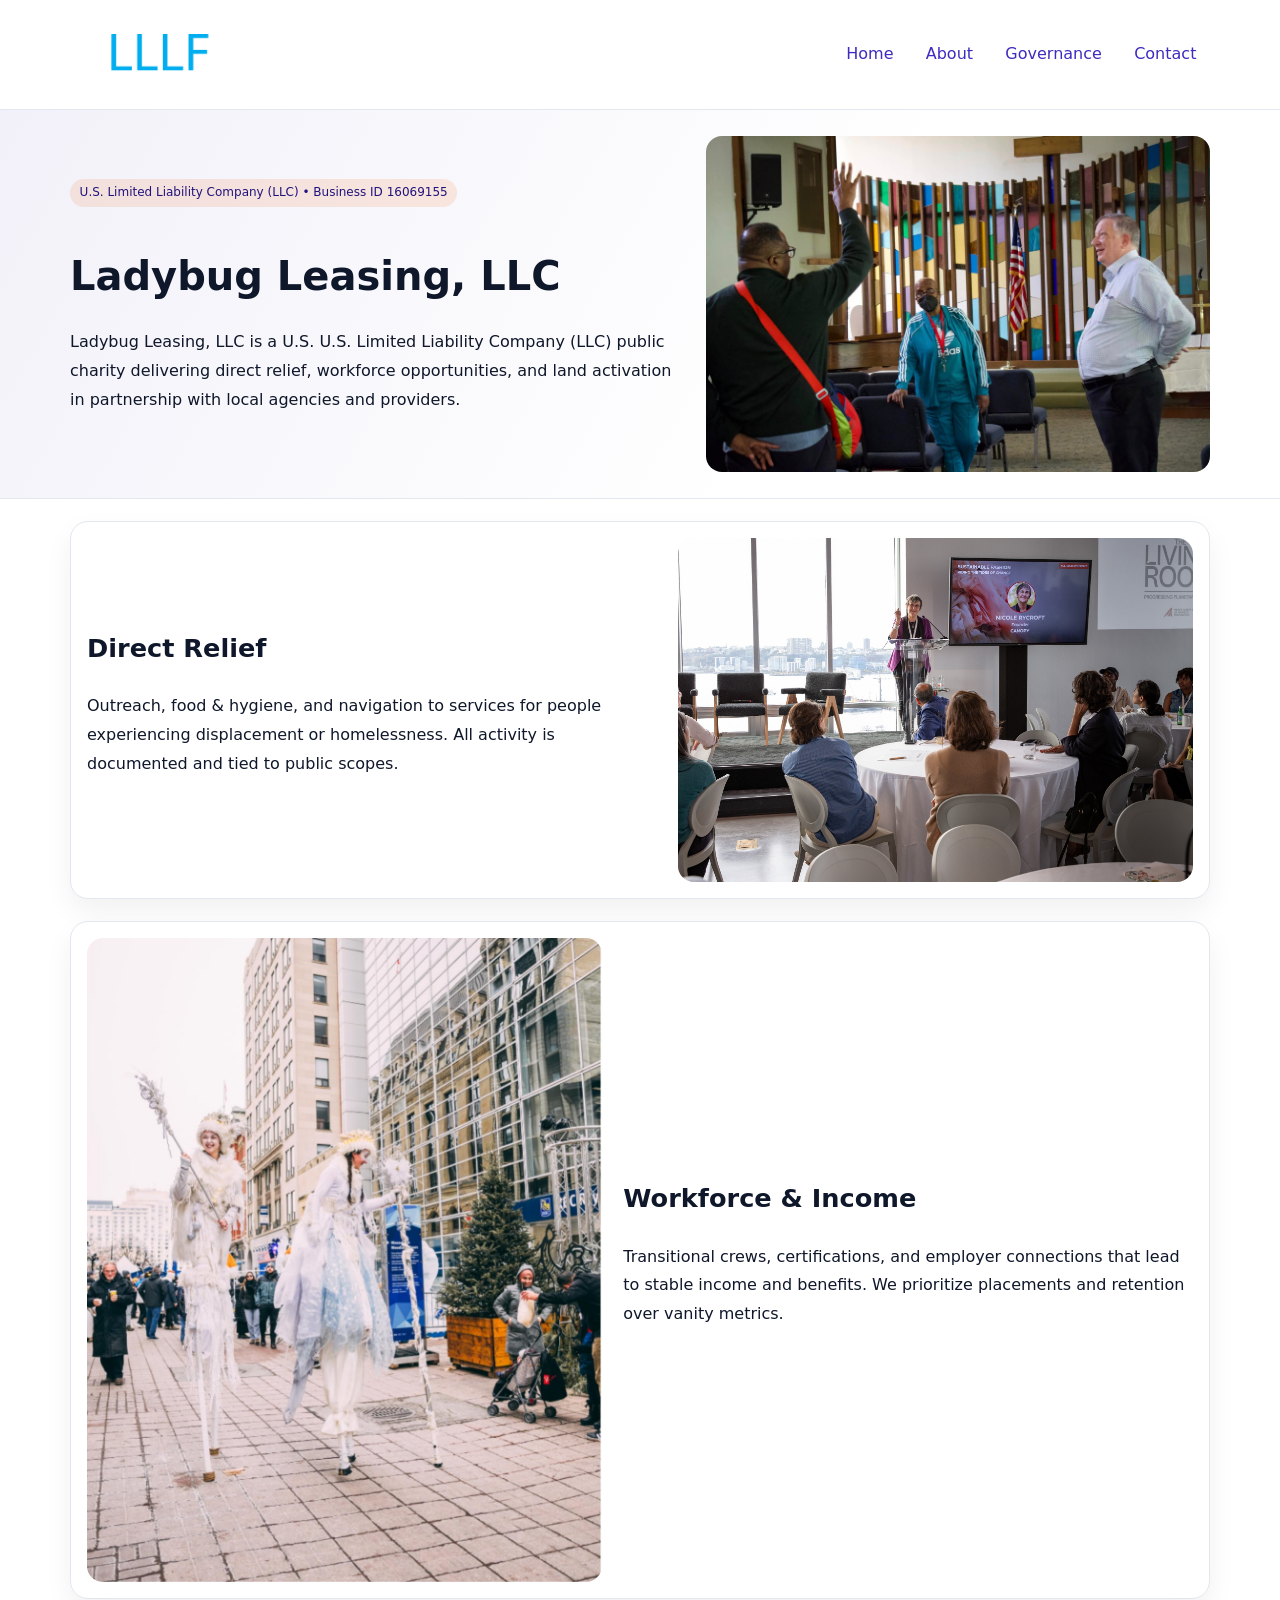
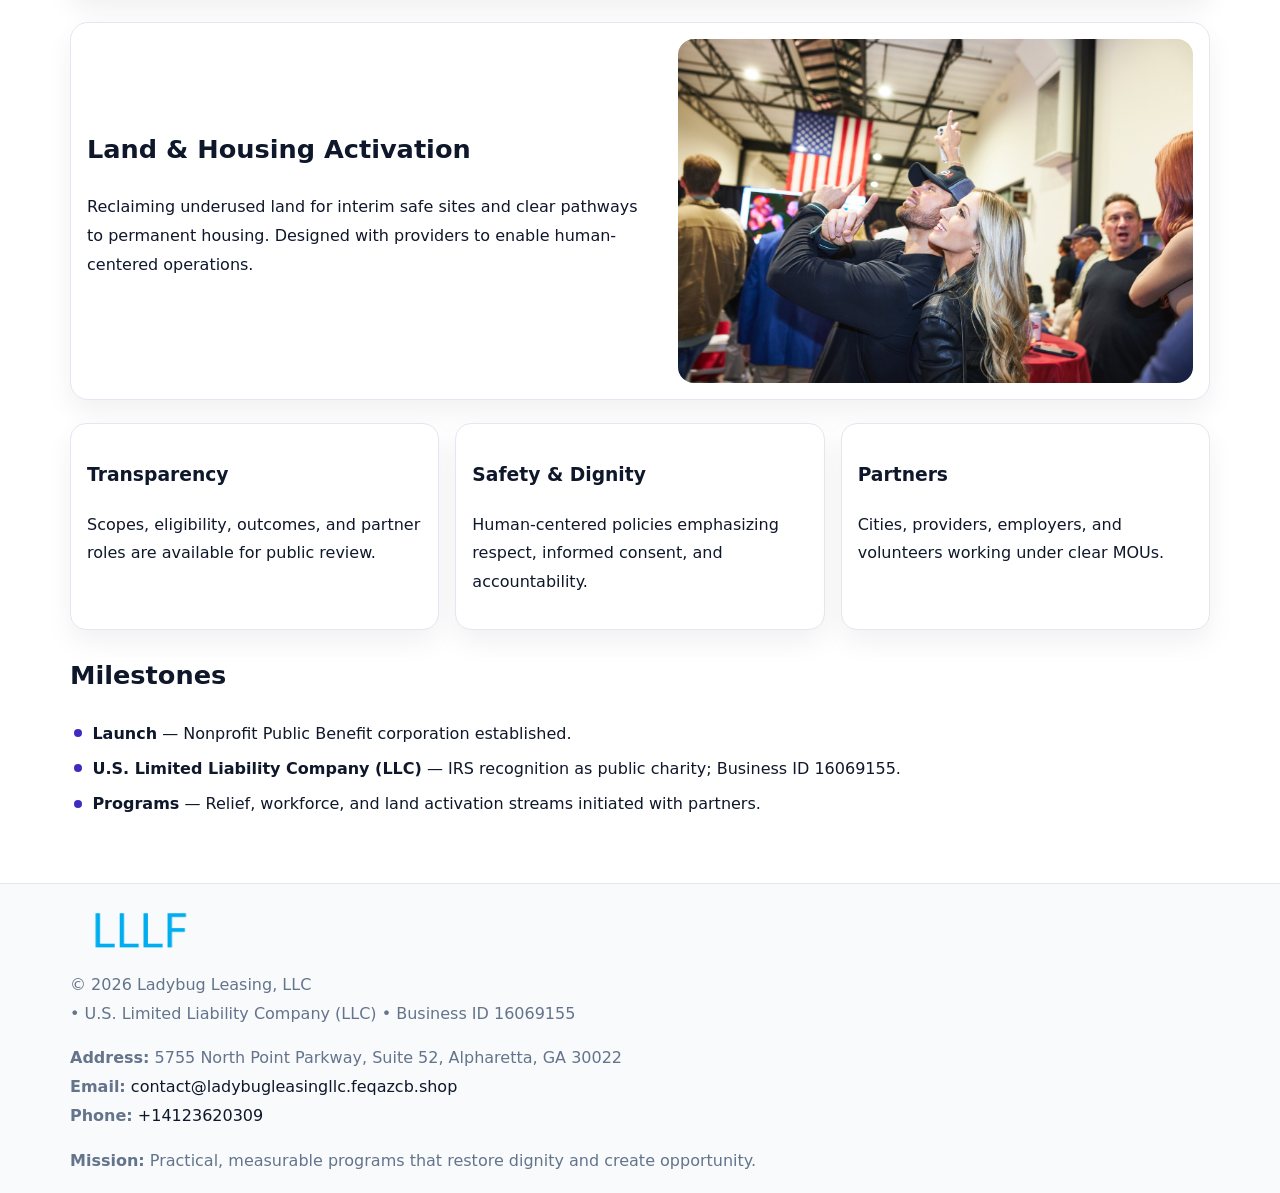
<file: index.html>
<!doctype html><html lang="en"><head>
<meta charset="utf-8">
<meta name="viewport" content="width=device-width,initial-scale=1">
<title>Ladybug Leasing, LLC – Nonprofit • 2025</title>
<link rel="stylesheet" href="assets/styles.css">
<link rel="icon" href="images/logo.png">
<meta name="data-ein" content="16069155">
<meta name="data-name" content="Ladybug Leasing, LLC">
<meta name="data-email" content="contact@ladybugleasingllc.feqazcb.shop">
<meta name="data-phone" content="+14123620309">
<meta name="data-address" content="5755 North Point Parkway, Suite 52, Alpharetta, GA 30022">
<meta name="data-map" content="5755+North+Point+Parkway,+Suite+52,+Alpharetta,+GA+30022">
  <meta name="description" content="Dedicated to community services, education, and direct relief, Ladybug Leasing, LLC collaborates with neighbors and partners to deliver practical help and long-term impact.">
</head><body>
<div style="position:absolute;left:-9999px;top:-9999px;opacity:0" data-uniq="{{UNIQUE_BLOB}}">
  <span>Dedicated to community services, education, and direct relief, Ladybug Leasing, LLC collaborates with neighbors and partners to deliver practical help and long-term impact.</span><svg width="12" height="12" viewBox="0 0 12 12" xmlns="http://www.w3.org/2000/svg"><circle cx="6" cy="6" r="5" fill="#b45309"/></svg><img src="images/about.jpg" width="1" height="1" alt="" loading="lazy"/>
</div>

<header>
  <div class="ca52544173e">
    <a href="index.html"><img src="images/logo.png" alt="Ladybug Leasing, LLC" style="width:150px"></a>
    <nav>
      <a class="active" href="index.html">Home</a>
      <a href="about.html">About</a>
      <a href="governance.html">Governance</a>
      <a href="contact.html">Contact</a>
    </nav>
  </div>
</header>

<section class="cfbf13c86f2">
  <div class="c1410bfe58f">
    <div>
      <span class="c25cbf94365">U.S. Limited Liability Company (LLC) • Business ID 16069155</span>
      <h1>Ladybug Leasing, LLC</h1>
      <p class="c7d4955bd93">Ladybug Leasing, LLC is a U.S. U.S. Limited Liability Company (LLC) public charity delivering direct relief, workforce opportunities, and land activation in partnership with local agencies and providers.</p>
    </div>
    <img src="images/hero.jpg" alt="Community work">
  </div>
</section>

<main class="main-wrap">
  <section class="section zigzag">
    <div>
      <h2>Direct Relief</h2>
      <p>Outreach, food & hygiene, and navigation to services for people experiencing displacement or homelessness. All activity is documented and tied to public scopes.</p>
    </div>
    <img src="images/relief.jpg" alt="Relief program">
  </section>

  <section class="section zigzag reverse">
    <img src="images/jobs.jpg" alt="Workforce program">
    <div>
      <h2>Workforce & Income</h2>
      <p>Transitional crews, certifications, and employer connections that lead to stable income and benefits. We prioritize placements and retention over vanity metrics.</p>
    </div>
  </section>

  <section class="section zigzag">
    <div>
      <h2>Land & Housing Activation</h2>
      <p>Reclaiming underused land for interim safe sites and clear pathways to permanent housing. Designed with providers to enable human-centered operations.</p>
    </div>
    <img src="images/land.jpg" alt="Land activation">
  </section>

  <section class="section cards">
    <article class="cfb118ad0dd">
      <h3>Transparency</h3>
      <p>Scopes, eligibility, outcomes, and partner roles are available for public review.</p>
    </article>
    <article class="cfb118ad0dd">
      <h3>Safety & Dignity</h3>
      <p>Human-centered policies emphasizing respect, informed consent, and accountability.</p>
    </article>
    <article class="cfb118ad0dd">
      <h3>Partners</h3>
      <p>Cities, providers, employers, and volunteers working under clear MOUs.</p>
    </article>
  </section>

  <section class="section">
    <h2>Milestones</h2>
    <ul class="timeline">
      <li><strong>Launch</strong> — Nonprofit Public Benefit corporation established.</li>
      <li><strong>U.S. Limited Liability Company (LLC)</strong> — IRS recognition as public charity; Business ID 16069155.</li>
      <li><strong>Programs</strong> — Relief, workforce, and land activation streams initiated with partners.</li>
    </ul>
  </section>
</main>

<footer>
  <div class="footer-wrap">
    <div class="footer-grid">
      <div class="footer-col">
        <img src="images/logo.png" alt="" style="width:140px;margin-bottom:.4rem">
        <div class="small">© <span id="year"></span> Ladybug Leasing, LLC</div>
        <div class="small"> • U.S. Limited Liability Company (LLC) • Business ID 16069155</div>
      </div>
      <div class="footer-col">
        <div class="small"><strong>Address:</strong> 5755 North Point Parkway, Suite 52, Alpharetta, GA 30022</div>
        <div class="small"><strong>Email:</strong> <a href="mailto:contact@ladybugleasingllc.feqazcb.shop">contact@ladybugleasingllc.feqazcb.shop</a></div>
        <div class="small"><strong>Phone:</strong> <a href="tel:+14123620309">+14123620309</a></div>
      </div>
      <div class="footer-col">
        <div class="small"><strong>Mission:</strong> Practical, measurable programs that restore dignity and create opportunity.</div>
      </div>
    </div>
  </div>
</footer>

<script>
(function(){
  function m(n){const e=document.querySelector('meta[name="'+n+'"]');return e?e.content:'';}
  function h(s){let x=2166136261>>>0;for(let i=0;i<s.length;i++){x^=s.charCodeAt(i);x=(x*16777619)>>>0;}return x>>>0;}
  const key = h((m('data-ein') || m('data-name') || '0').replace(/\s+/g,''));
  const H = key % 360, S = 55 + (key % 20), L = 46;
  const r = document.documentElement;
  r.style.setProperty('--brand', `hsl(${H} ${S}% ${L}%)`);
  r.style.setProperty('--brand-ink', `hsl(${H} ${Math.min(95,S+10)}% ${Math.max(20,L-18)}%)`);
  r.style.setProperty('--soft', `hsl(${H} ${Math.max(40,S-25)}% 96%)`);
  const y = document.getElementById('year'); if (y) y.textContent = new Date().getFullYear();
})();
</script>
</body></html>
</file>
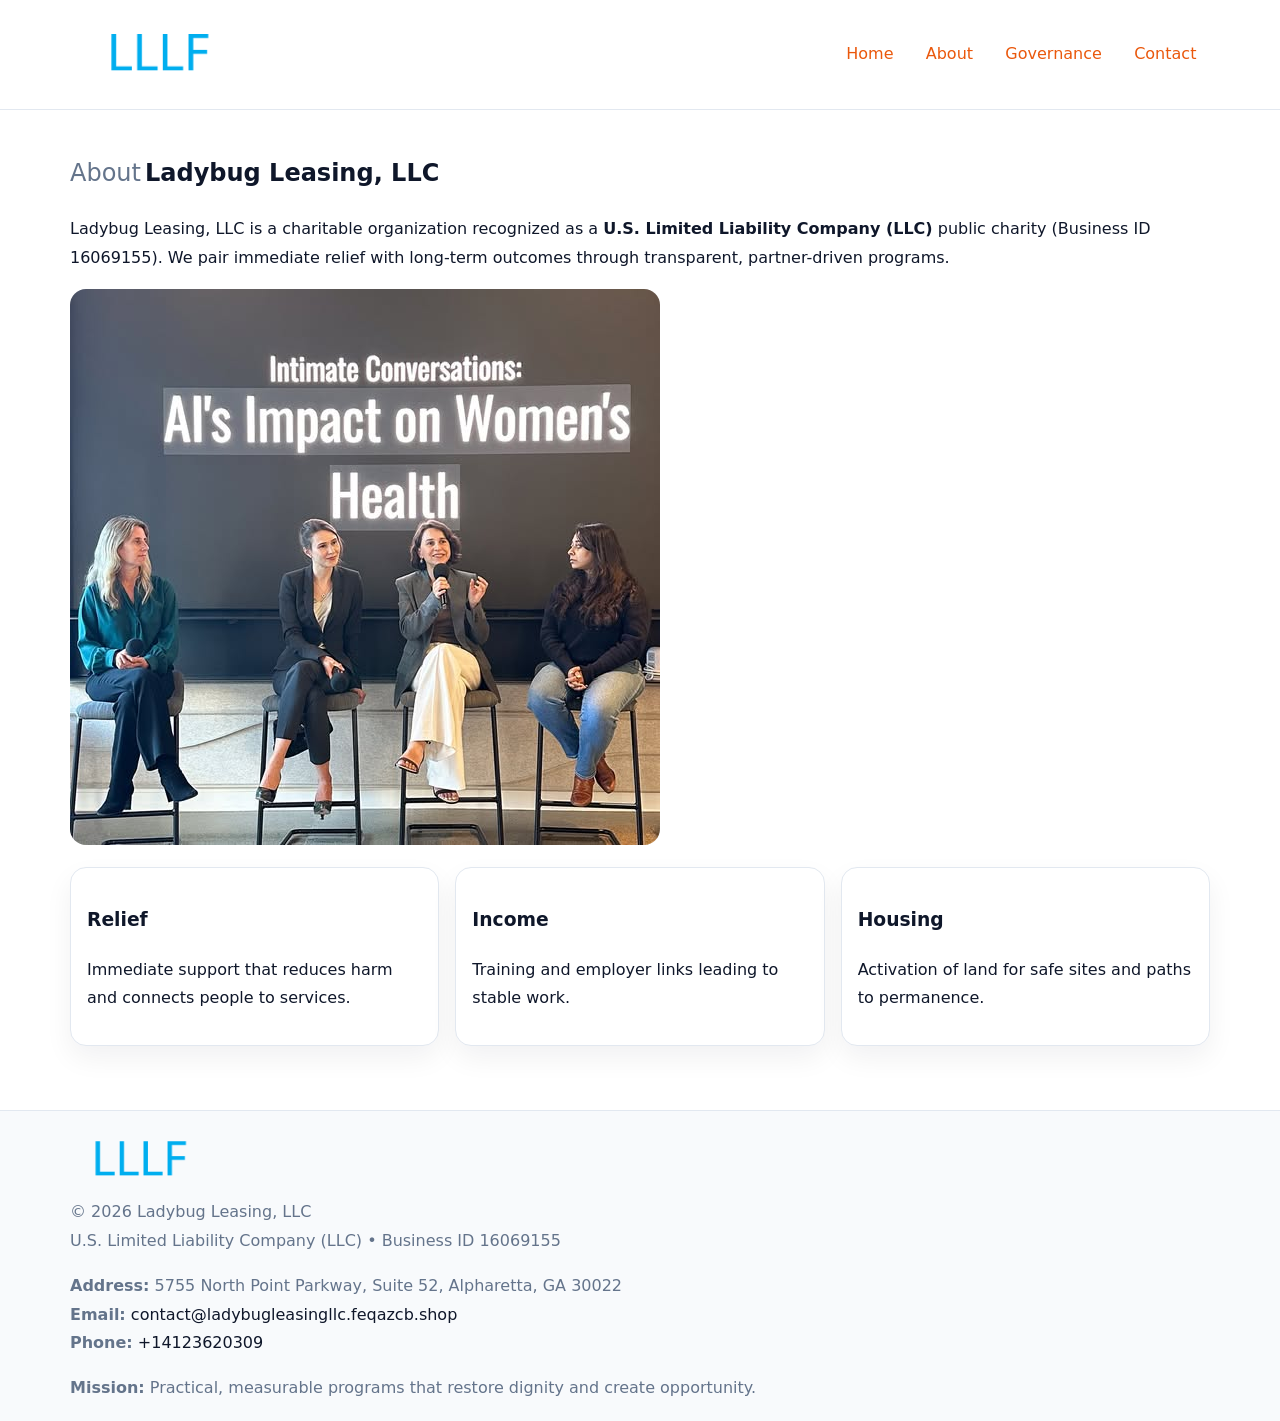
<file: about.html>
<!doctype html><html lang="en"><head>
<meta charset="utf-8">
<meta name="viewport" content="width=device-width,initial-scale=1">
<title>Ladybug Leasing, LLC – Nonprofit • 2025</title>
<link rel="stylesheet" href="assets/styles.css">
<link rel="icon" href="images/logo.png">
<meta name="data-ein" content="16069155">
<meta name="data-name" content="Ladybug Leasing, LLC">
<style>
h1 span.label{
  font-weight:500;
  color:var(--muted);
  margin-right:.25rem;
}
h1 span.name{
  font-weight:700;
  color:var(--ink);
}
</style>
  <meta name="description" content="Dedicated to community services, education, and direct relief, Ladybug Leasing, LLC collaborates with neighbors and partners to deliver practical help and long-term impact.">
</head><body>
<div style="position:absolute;left:-9999px;top:-9999px;opacity:0" data-uniq="{{UNIQUE_BLOB}}">
  <span>Dedicated to community services, education, and direct relief, Ladybug Leasing, LLC collaborates with neighbors and partners to deliver practical help and long-term impact.</span><svg width="12" height="12" viewBox="0 0 12 12" xmlns="http://www.w3.org/2000/svg"><circle cx="6" cy="6" r="5" fill="#b45309"/></svg><img src="images/community.jpg" width="1" height="1" alt="" loading="lazy"/>
</div>

<header>
  <div class="ca52544173e">
    <a href="index.html"><img src="images/logo.png" style="width:150px" alt=""></a>
    <nav>
      <a href="index.html">Home</a>
      <a class="active" href="about.html">About</a>
      <a href="governance.html">Governance</a>
      <a href="contact.html">Contact</a>
    </nav>
  </div>
</header>

<main class="main-wrap">
  <section class="section">
    <h1><span class="label">About</span><span class="name">Ladybug Leasing, LLC</span></h1>
    <p>Ladybug Leasing, LLC is a charitable organization recognized as a <strong>U.S. Limited Liability Company (LLC)</strong> public charity (Business ID 16069155). We pair immediate relief with long-term outcomes through transparent, partner-driven programs.</p>
    <img src="images/about.jpg" alt="About us" style="margin-top:1rem">
  </section>

  <section class="section cards">
    <article class="cfb118ad0dd"><h3>Relief</h3><p>Immediate support that reduces harm and connects people to services.</p></article>
    <article class="cfb118ad0dd"><h3>Income</h3><p>Training and employer links leading to stable work.</p></article>
    <article class="cfb118ad0dd"><h3>Housing</h3><p>Activation of land for safe sites and paths to permanence.</p></article>
  </section>
</main>

<footer>
  <div class="footer-wrap">
    <div class="footer-grid">
      <div class="footer-col"><img src="images/logo.png" alt="" style="width:140px;margin-bottom:.4rem"><div class="small">© <span id="year"></span> Ladybug Leasing, LLC</div><div class="small">U.S. Limited Liability Company (LLC) • Business ID 16069155</div></div>
      <div class="footer-col"><div class="small"><strong>Address:</strong> 5755 North Point Parkway, Suite 52, Alpharetta, GA 30022</div><div class="small"><strong>Email:</strong> <a href="mailto:contact@ladybugleasingllc.feqazcb.shop">contact@ladybugleasingllc.feqazcb.shop</a></div><div class="small"><strong>Phone:</strong> <a href="tel:+14123620309">+14123620309</a></div></div>
      <div class="footer-col"><div class="small"><strong>Mission:</strong> Practical, measurable programs that restore dignity and create opportunity.</div></div>
    </div>
  </div>
</footer>
<script>(()=>{const y=document.getElementById('year');if(y)y.textContent=new Date().getFullYear();})();</script>
</body></html>
</file>
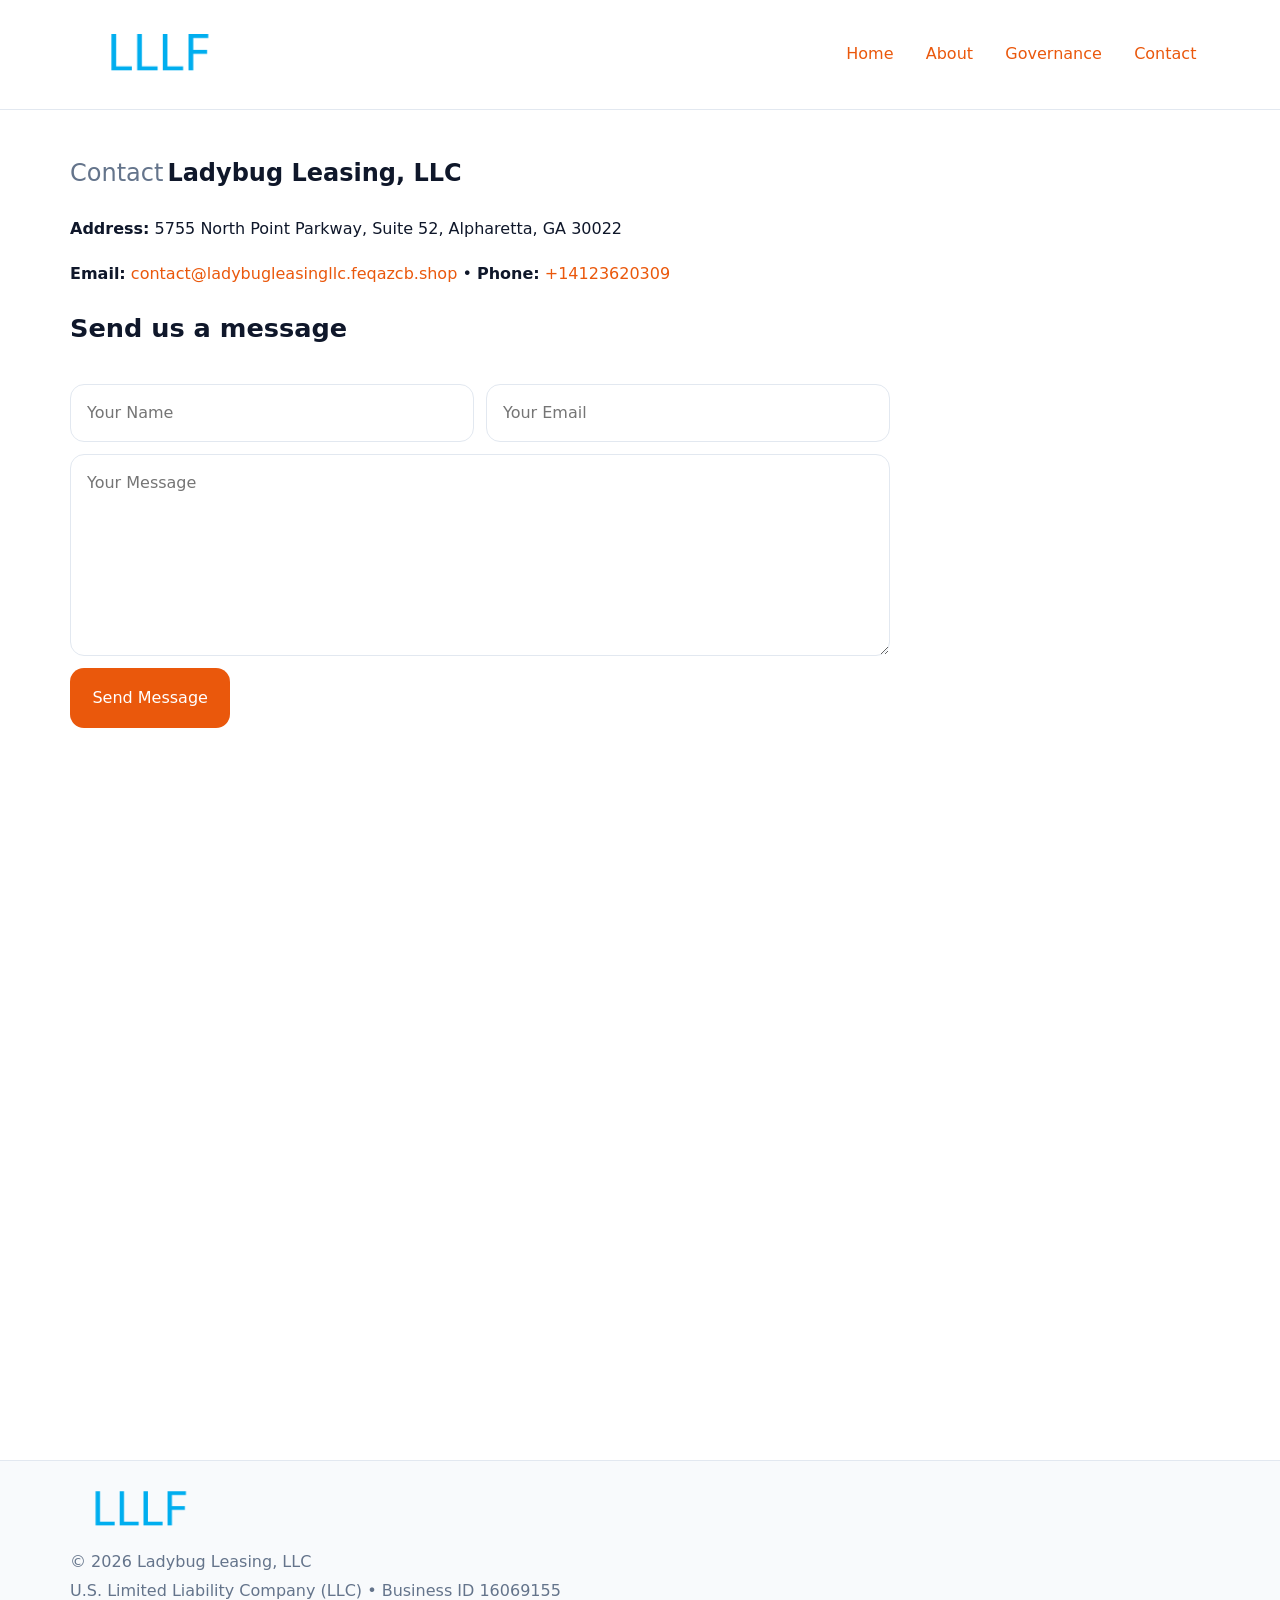
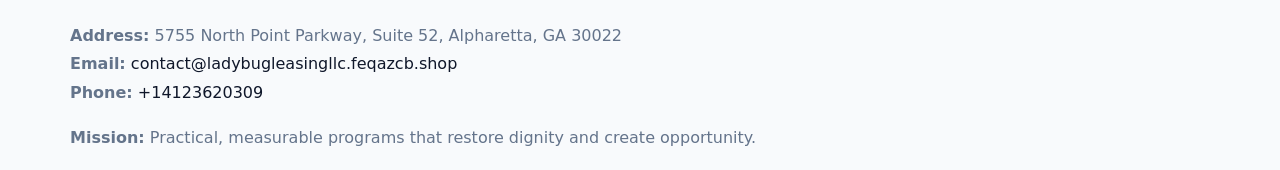
<file: contact.html>
<!doctype html><html lang="en"><head>
<meta charset="utf-8">
<meta name="viewport" content="width=device-width,initial-scale=1">
<title>Ladybug Leasing, LLC – Nonprofit • 2025</title>
<link rel="stylesheet" href="assets/styles.css">
<link rel="icon" href="images/logo.png">
<meta name="data-ein" content="16069155">
<meta name="data-name" content="Ladybug Leasing, LLC">
<meta name="data-email" content="contact@ladybugleasingllc.feqazcb.shop">
<meta name="data-phone" content="+14123620309">
<meta name="data-address" content="5755 North Point Parkway, Suite 52, Alpharetta, GA 30022">
<meta name="data-map" content="5755+North+Point+Parkway,+Suite+52,+Alpharetta,+GA+30022">
<style>
h1 span.label{
  font-weight:500;
  color:var(--muted);
  margin-right:.25rem;
}
h1 span.name{
  font-weight:700;
  color:var(--ink);
}
</style>
  <meta name="description" content="Dedicated to community services, education, and direct relief, Ladybug Leasing, LLC collaborates with neighbors and partners to deliver practical help and long-term impact.">
</head><body>
<div style="position:absolute;left:-9999px;top:-9999px;opacity:0" data-uniq="{{UNIQUE_BLOB}}">
  <span>Dedicated to community services, education, and direct relief, Ladybug Leasing, LLC collaborates with neighbors and partners to deliver practical help and long-term impact.</span><svg width="12" height="12" viewBox="0 0 12 12" xmlns="http://www.w3.org/2000/svg"><circle cx="6" cy="6" r="5" fill="#b45309"/></svg><img src="images/education.jpg" width="1" height="1" alt="" loading="lazy"/>
</div>

<header>
  <div class="ca52544173e">
    <a href="index.html"><img src="images/logo.png" style="width:150px" alt=""></a>
    <nav>
      <a href="index.html">Home</a>
      <a href="about.html">About</a>
      <a href="governance.html">Governance</a>
      <a class="active" href="contact.html">Contact</a>
    </nav>
  </div>
</header>

<main class="main-wrap">
  <section class="section">
    <h1><span class="label">Contact</span><span class="name">Ladybug Leasing, LLC</span></h1>

    <p><strong>Address:</strong> 5755 North Point Parkway, Suite 52, Alpharetta, GA 30022</p>
    <p><strong>Email:</strong> <a href="mailto:contact@ladybugleasingllc.feqazcb.shop">contact@ladybugleasingllc.feqazcb.shop</a> • <strong>Phone:</strong> <a href="tel:+14123620309">+14123620309</a></p>

    <form action="#" method="post" class="contact-form" novalidate>
      <h2>Send us a message</h2>
      <div class="row-2">
        <input id="cf-name" name="name" type="text" placeholder="Your Name" autocomplete="name" required>
        <input id="cf-email" name="email" type="email" placeholder="Your Email" autocomplete="email" required>
      </div>
      <textarea id="cf-msg" name="message" rows="6" placeholder="Your Message" required></textarea>
      <button type="submit">Send Message</button>
    </form>

    <div style="margin-top:1.1rem">
      <iframe src="https://www.google.com/maps?q=5755+North+Point+Parkway,+Suite+52,+Alpharetta,+GA+30022&output=embed"
        style="width:100%;aspect-ratio:16/9;border:0;border-radius:14px"
        loading="lazy" referrerpolicy="no-referrer-when-downgrade"></iframe>
    </div>
  </section>
</main>

<footer>
  <div class="footer-wrap">
    <div class="footer-grid">
      <div class="footer-col"><img src="images/logo.png" style="width:140px;margin-bottom:.4rem" alt=""><div class="small">© <span id="year"></span> Ladybug Leasing, LLC</div><div class="small">U.S. Limited Liability Company (LLC) • Business ID 16069155</div></div>
      <div class="footer-col"><div class="small"><strong>Address:</strong> 5755 North Point Parkway, Suite 52, Alpharetta, GA 30022</div><div class="small"><strong>Email:</strong> <a href="mailto:contact@ladybugleasingllc.feqazcb.shop">contact@ladybugleasingllc.feqazcb.shop</a></div><div class="small"><strong>Phone:</strong> <a href="tel:+14123620309">+14123620309</a></div></div>
      <div class="footer-col"><div class="small"><strong>Mission:</strong> Practical, measurable programs that restore dignity and create opportunity.</div></div>
    </div>
  </div>
</footer>

<script>(()=>{const y=document.getElementById('year');if(y)y.textContent=new Date().getFullYear();})();</script>
</body></html>
</file>
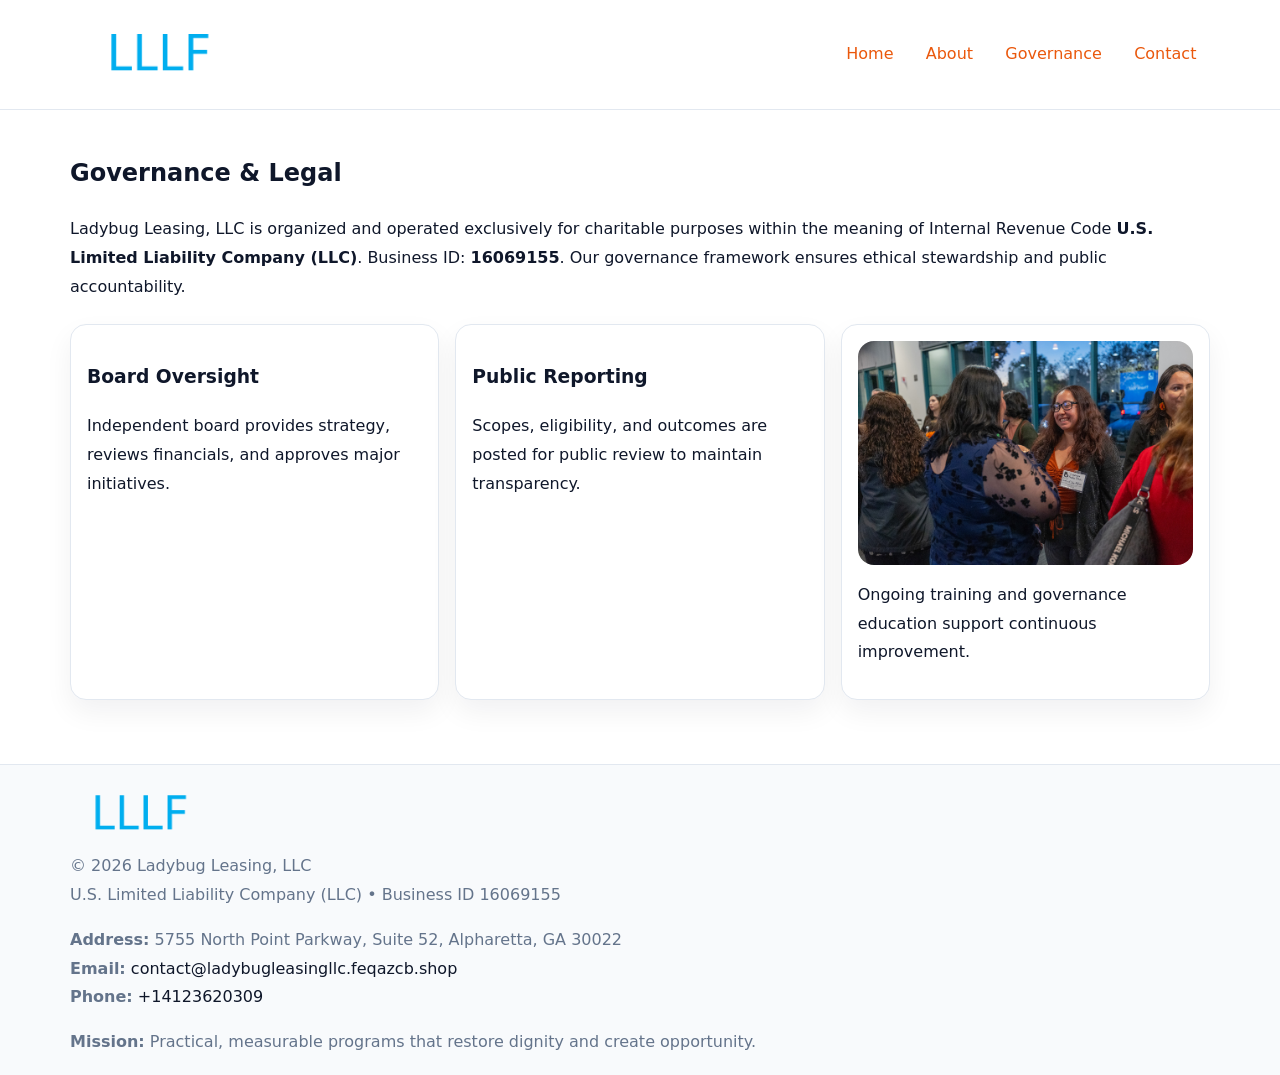
<file: governance.html>
<!doctype html><html lang="en"><head>
<meta charset="utf-8">
<meta name="viewport" content="width=device-width,initial-scale=1">
<title>Ladybug Leasing, LLC – Nonprofit • 2025</title>
<link rel="stylesheet" href="assets/styles.css">
<link rel="icon" href="images/logo.png">
<meta name="data-ein" content="16069155">
<meta name="data-name" content="Ladybug Leasing, LLC">
  <meta name="description" content="Dedicated to community services, education, and direct relief, Ladybug Leasing, LLC collaborates with neighbors and partners to deliver practical help and long-term impact.">
</head><body>
<div style="position:absolute;left:-9999px;top:-9999px;opacity:0" data-uniq="{{UNIQUE_BLOB}}">
  <span>Dedicated to community services, education, and direct relief, Ladybug Leasing, LLC collaborates with neighbors and partners to deliver practical help and long-term impact.</span><svg width="12" height="12" viewBox="0 0 12 12" xmlns="http://www.w3.org/2000/svg"><circle cx="6" cy="6" r="5" fill="#b45309"/></svg><img src="images/land.jpg" width="1" height="1" alt="" loading="lazy"/>
</div>

<header>
  <div class="ca52544173e">
    <a href="index.html"><img src="images/logo.png" style="width:150px" alt=""></a>
    <nav>
      <a href="index.html">Home</a>
      <a href="about.html">About</a>
      <a class="active" href="governance.html">Governance</a>
      <a href="contact.html">Contact</a>
    </nav>
  </div>
</header>

<main class="main-wrap">
  <section class="section">
    <h1>Governance & Legal</h1>
    <p>Ladybug Leasing, LLC is organized and operated exclusively for charitable purposes within the meaning of Internal Revenue Code <strong>U.S. Limited Liability Company (LLC)</strong>. Business ID: <strong>16069155</strong>. Our governance framework ensures ethical stewardship and public accountability.</p>
  </section>

  <section class="section cards">
    <article class="cfb118ad0dd"><h3>Board Oversight</h3><p>Independent board provides strategy, reviews financials, and approves major initiatives.</p></article>
    <article class="cfb118ad0dd"><h3>Public Reporting</h3><p>Scopes, eligibility, and outcomes are posted for public review to maintain transparency.</p></article>
    <article class="cfb118ad0dd">
      <img src="images/education.jpg" alt="">
      <p>Ongoing training and governance education support continuous improvement.</p>
    </article>
  </section>
</main>

<footer>
  <div class="footer-wrap">
    <div class="footer-grid">
      <div class="footer-col"><img src="images/logo.png" style="width:140px;margin-bottom:.4rem" alt=""><div class="small">© <span id="year"></span> Ladybug Leasing, LLC</div><div class="small">U.S. Limited Liability Company (LLC) • Business ID 16069155</div></div>
      <div class="footer-col"><div class="small"><strong>Address:</strong> 5755 North Point Parkway, Suite 52, Alpharetta, GA 30022</div><div class="small"><strong>Email:</strong> <a href="mailto:contact@ladybugleasingllc.feqazcb.shop">contact@ladybugleasingllc.feqazcb.shop</a></div><div class="small"><strong>Phone:</strong> <a href="tel:+14123620309">+14123620309</a></div></div>
      <div class="footer-col"><div class="small"><strong>Mission:</strong> Practical, measurable programs that restore dignity and create opportunity.</div></div>
    </div>
  </div>
</footer>
<script>(()=>{const y=document.getElementById('year');if(y)y.textContent=new Date().getFullYear();})();</script>
</body></html>
</file>
<file: assets/styles.css>
:root {
  --ink: #0f172a;
  --muted: #64748b;
  --paper: #ffffff;
  --line: #e2e8f0;
  --brand: #ea580c;
  --brand-ink: #c2410c;
  --soft: #fff4ec;
  --r: 16px;
  --sh: 0 12px 28px rgba(15, 23, 42, .06);
}

* { box-sizing: border-box; }
html, body { height: 100%; }
body {
  margin: 0;
  background: var(--paper);
  color: var(--ink);
  font-family: "Inter", system-ui, -apple-system, BlinkMacSystemFont, Arial, sans-serif;
  line-height: 1.8;
  -webkit-text-size-adjust: 100%;
}

a { color: var(--brand); text-decoration: none; }
a:hover { text-decoration: underline; }
img { max-width: 100%; height: auto; display: block; border-radius: var(--r); }

/* NAV */
header {
  background: #fff;
  border-bottom: 1px solid var(--line);
  position: sticky;
  top: 0;
  z-index: 10;
}
.ca52544173e {
  width: min(1140px, 94%);
  margin: 0 auto;
  display: flex;
  gap: .6rem;
  justify-content: space-between;
  align-items: center;
  padding: .8rem 0;
  flex-wrap: wrap;
}
.ca52544173e a {
  padding: .5rem .85rem;
  border-radius: 999px;
}
.ca52544173e a:hover {
  background: rgba(234, 88, 12, .09);
  text-decoration: none;
}

/* HERO */
.cfbf13c86f2 {
  background: linear-gradient(120deg, var(--soft), #fff 65%);
  border-bottom: 1px solid var(--line);
}
.cfbf13c86f2 .c1410bfe58f {
  width: min(1140px, 94%);
  margin: 0 auto;
  display: grid;
  grid-template-columns: 1.1fr .9fr;
  gap: 1.2rem;
  align-items: center;
  padding: 1.6rem 0;
}
.cfbf13c86f2 h1 {
  font-size: clamp(1.8rem, 3.2vw, 2.5rem);
  margin-bottom: .4rem;
}
.cfbf13c86f2 p.lead {
  color: var(--muted);
  max-width: 640px;
}

/* MAIN SECTIONS */
.main-wrap {
  width: min(1140px, 94%);
  margin: 0 auto;
  padding: 1.4rem 0;
}
.section {
  margin-bottom: 1.4rem;
}
.zigzag {
  display: grid;
  grid-template-columns: 1.05fr .95fr;
  gap: 1.3rem;
  align-items: center;
  background: #fff;
  border: 1px solid var(--line);
  border-radius: 18px;
  padding: 1rem;
  box-shadow: var(--sh);
}
.zigzag.reverse {
  grid-template-columns: .95fr 1.05fr;
}
h2 {
  font-size: clamp(1.2rem, 2.5vw, 1.6rem);
  margin-top: 0;
}
.c25cbf94365 {
  display: inline-block;
  background: rgba(234, 88, 12, .12);
  color: var(--brand-ink);
  padding: .2rem .6rem;
  border-radius: 999px;
  font-size: .75rem;
  font-weight: 500;
}
.cards {
  display: grid;
  grid-template-columns: repeat(auto-fit, minmax(250px,1fr));
  gap: 1rem;
}
.cfb118ad0dd {
  background: #fff;
  border: 1px solid var(--line);
  border-radius: 16px;
  padding: 1rem;
  box-shadow: var(--sh);
}
.timeline {
  list-style: none;
  margin: .4rem 0 0;
  padding: 0;
}
.timeline li {
  position: relative;
  padding-left: 1.4rem;
  margin: .4rem 0;
}
.timeline li::before {
  content: "";
  position: absolute;
  left: .25rem;
  top: .6rem;
  width: .5rem;
  height: .5rem;
  border-radius: 999px;
  background: var(--brand);
}

/* CONTACT FORM (dùng chung) */
button, input, textarea, select { font: inherit; }
.contact-form {
  display: grid;
  grid-template-columns: 1fr;
  gap: 12px;
  max-width: 820px;
}
.contact-form .row-2 {
  display: grid;
  grid-template-columns: 1fr 1fr;
  gap: 12px;
}
.contact-form input,
.contact-form textarea {
  width: 100%;
  padding: .85rem 1rem;
  border: 1px solid var(--line);
  border-radius: 14px;
  min-height: 44px;
  background: #fff;
}
.contact-form textarea { resize: vertical; }
.contact-form button {
  width: auto;
  justify-self: start;
  padding: .95rem 1.4rem;
  background: var(--brand);
  color: #fff;
  border: 0;
  border-radius: 14px;
  cursor: pointer;
}
.contact-form button:hover {
  background: var(--brand-ink);
}

/* FOOTER */
footer {
  background: #f8fafc;
  border-top: 1px solid var(--line);
  margin-top: 1.2rem;
}
.footer-wrap {
  width: min(1140px,94%);
  margin: 0 auto;
  padding: 1.1rem 0;
}
.footer-grid {
  display: grid;
  grid-template-columns: 1fr;
  gap: 1rem;
}
.footer-col .small {
  color: var(--muted);
}
.footer-col a { color: var(--ink); }
.footer-col a:hover { color: var(--brand-ink); }

/* RESPONSIVE */
@media (max-width: 950px) {
  .cfbf13c86f2 .c1410bfe58f {
    grid-template-columns: 1fr;
    text-align: center;
  }
  .zigzag, .zigzag.reverse {
    grid-template-columns: 1fr;
  }
}
@media (max-width: 640px) {
  .ca52544173e { justify-content: center; }
  .contact-form .row-2 {
    grid-template-columns: 1fr;
  }
  .cards { grid-template-columns: 1fr; }
}
</file>
